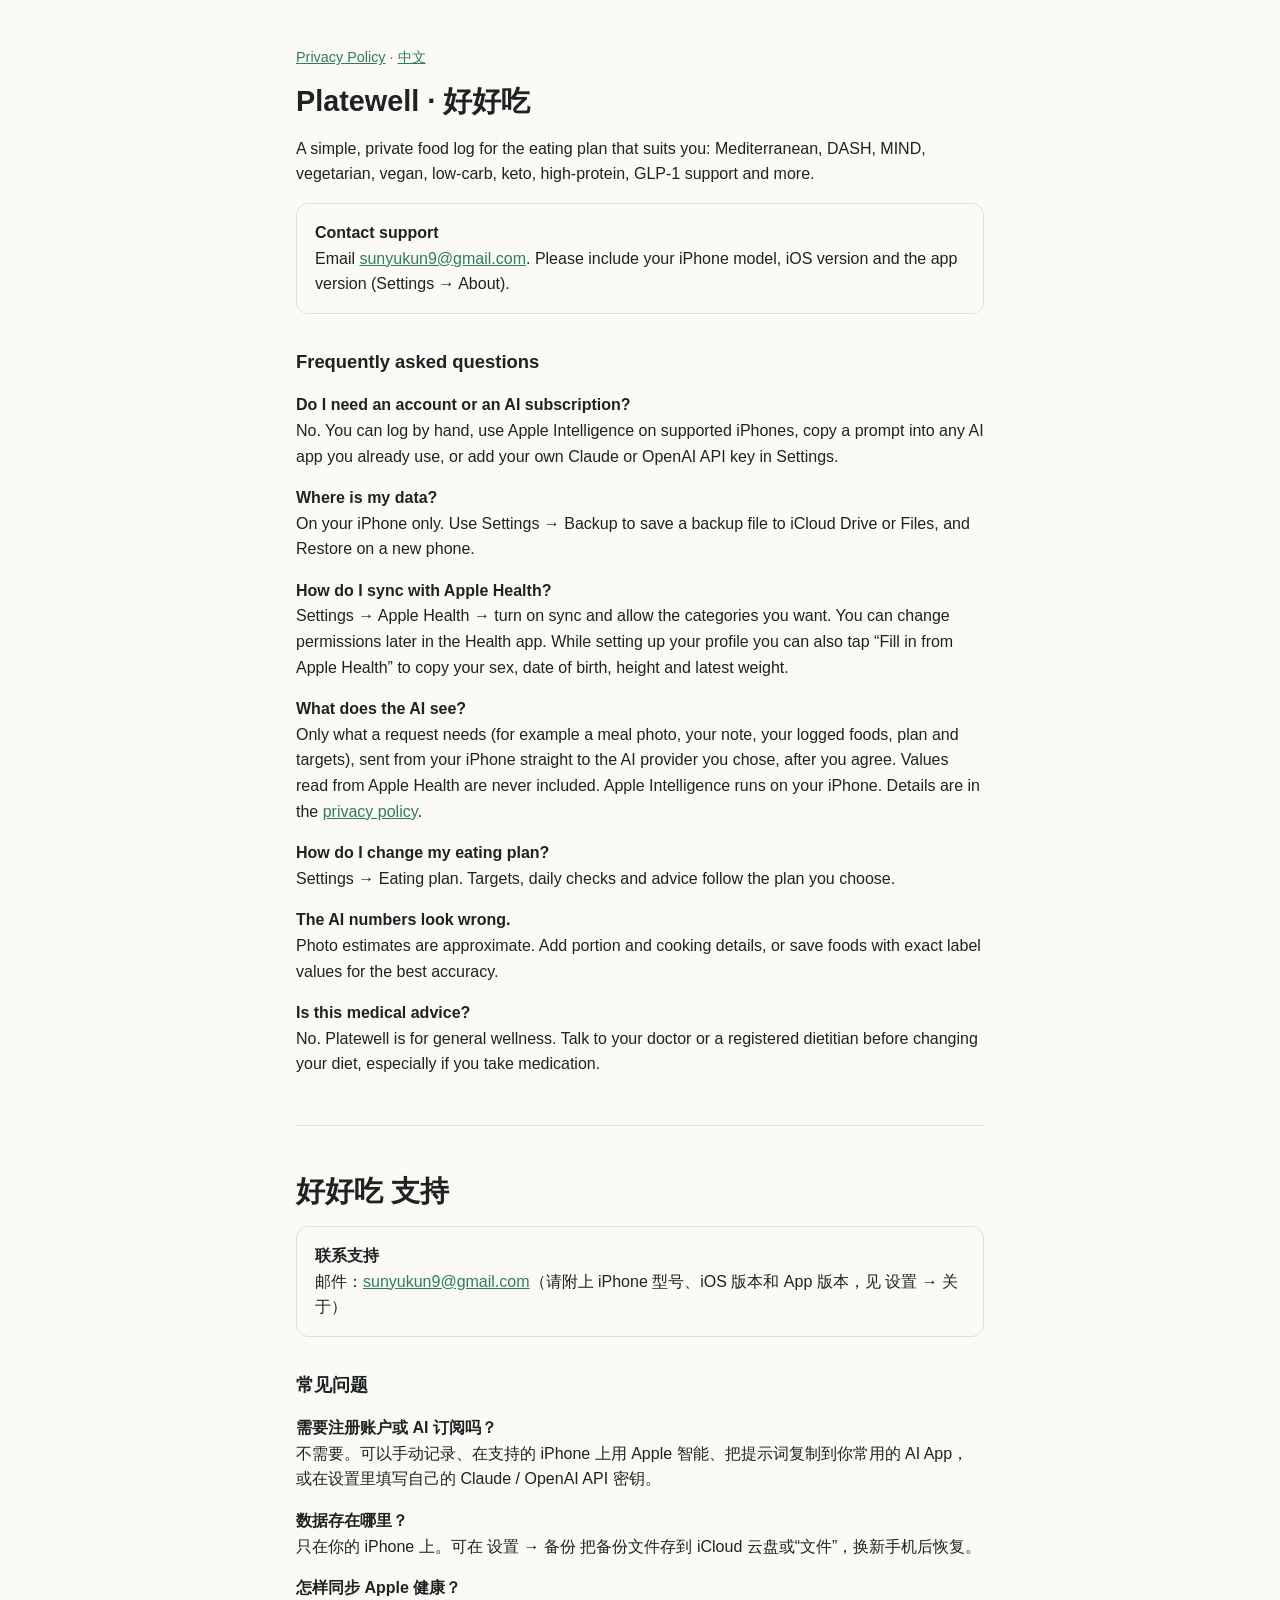
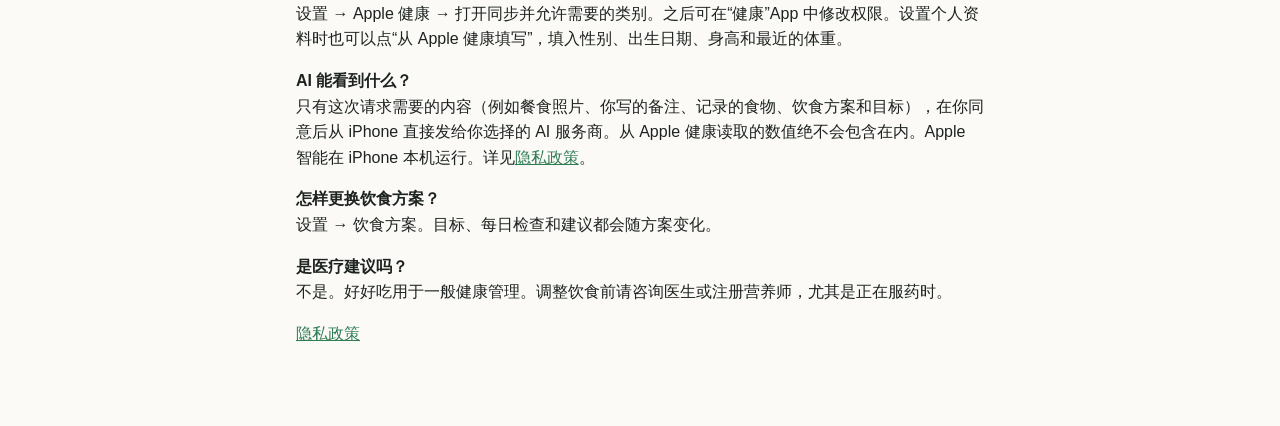
<file: index.html>
<!doctype html>
<html lang="en">
<head>
<meta charset="utf-8">
<meta name="viewport" content="width=device-width, initial-scale=1">
<title>Platewell Support</title>
<link rel="stylesheet" href="style.css">
</head>
<body>
<main>
<p class="nav"><a href="privacy.html">Privacy Policy</a> · <a href="#zh">中文</a></p>
<h1>Platewell · 好好吃</h1>
<p>A simple, private food log for the eating plan that suits you: Mediterranean, DASH, MIND, vegetarian, vegan, low-carb, keto, high-protein, GLP-1 support and more.</p>

<div class="card">
<strong>Contact support</strong><br>
Email <a href="mailto:sunyukun9@gmail.com?subject=Platewell%20support">sunyukun9@gmail.com</a>. Please include your iPhone model, iOS version and the app version (Settings → About).
</div>

<h2>Frequently asked questions</h2>
<p><strong>Do I need an account or an AI subscription?</strong><br>No. You can log by hand, use Apple Intelligence on supported iPhones, copy a prompt into any AI app you already use, or add your own Claude or OpenAI API key in Settings.</p>
<p><strong>Where is my data?</strong><br>On your iPhone only. Use Settings → Backup to save a backup file to iCloud Drive or Files, and Restore on a new phone.</p>
<p><strong>How do I sync with Apple Health?</strong><br>Settings → Apple Health → turn on sync and allow the categories you want. You can change permissions later in the Health app. While setting up your profile you can also tap “Fill in from Apple Health” to copy your sex, date of birth, height and latest weight.</p>
<p><strong>What does the AI see?</strong><br>Only what a request needs (for example a meal photo, your note, your logged foods, plan and targets), sent from your iPhone straight to the AI provider you chose, after you agree. Values read from Apple Health are never included. Apple Intelligence runs on your iPhone. Details are in the <a href="privacy.html">privacy policy</a>.</p>
<p><strong>How do I change my eating plan?</strong><br>Settings → Eating plan. Targets, daily checks and advice follow the plan you choose.</p>
<p><strong>The AI numbers look wrong.</strong><br>Photo estimates are approximate. Add portion and cooking details, or save foods with exact label values for the best accuracy.</p>
<p><strong>Is this medical advice?</strong><br>No. Platewell is for general wellness. Talk to your doctor or a registered dietitian before changing your diet, especially if you take medication.</p>

<hr>
<section id="zh" lang="zh-Hans">
<h1>好好吃 支持</h1>
<div class="card"><strong>联系支持</strong><br>邮件：<a href="mailto:sunyukun9@gmail.com?subject=%E5%A5%BD%E5%A5%BD%E5%90%83%20%E6%94%AF%E6%8C%81">sunyukun9@gmail.com</a>（请附上 iPhone 型号、iOS 版本和 App 版本，见 设置 → 关于）</div>
<h2>常见问题</h2>
<p><strong>需要注册账户或 AI 订阅吗？</strong><br>不需要。可以手动记录、在支持的 iPhone 上用 Apple 智能、把提示词复制到你常用的 AI App，或在设置里填写自己的 Claude / OpenAI API 密钥。</p>
<p><strong>数据存在哪里？</strong><br>只在你的 iPhone 上。可在 设置 → 备份 把备份文件存到 iCloud 云盘或“文件”，换新手机后恢复。</p>
<p><strong>怎样同步 Apple 健康？</strong><br>设置 → Apple 健康 → 打开同步并允许需要的类别。之后可在“健康”App 中修改权限。设置个人资料时也可以点“从 Apple 健康填写”，填入性别、出生日期、身高和最近的体重。</p>
<p><strong>AI 能看到什么？</strong><br>只有这次请求需要的内容（例如餐食照片、你写的备注、记录的食物、饮食方案和目标），在你同意后从 iPhone 直接发给你选择的 AI 服务商。从 Apple 健康读取的数值绝不会包含在内。Apple 智能在 iPhone 本机运行。详见<a href="privacy.html#zh">隐私政策</a>。</p>
<p><strong>怎样更换饮食方案？</strong><br>设置 → 饮食方案。目标、每日检查和建议都会随方案变化。</p>
<p><strong>是医疗建议吗？</strong><br>不是。好好吃用于一般健康管理。调整饮食前请咨询医生或注册营养师，尤其是正在服药时。</p>
<p><a href="privacy.html#zh">隐私政策</a></p>
</section>
</main>
</body>
</html>
</file>
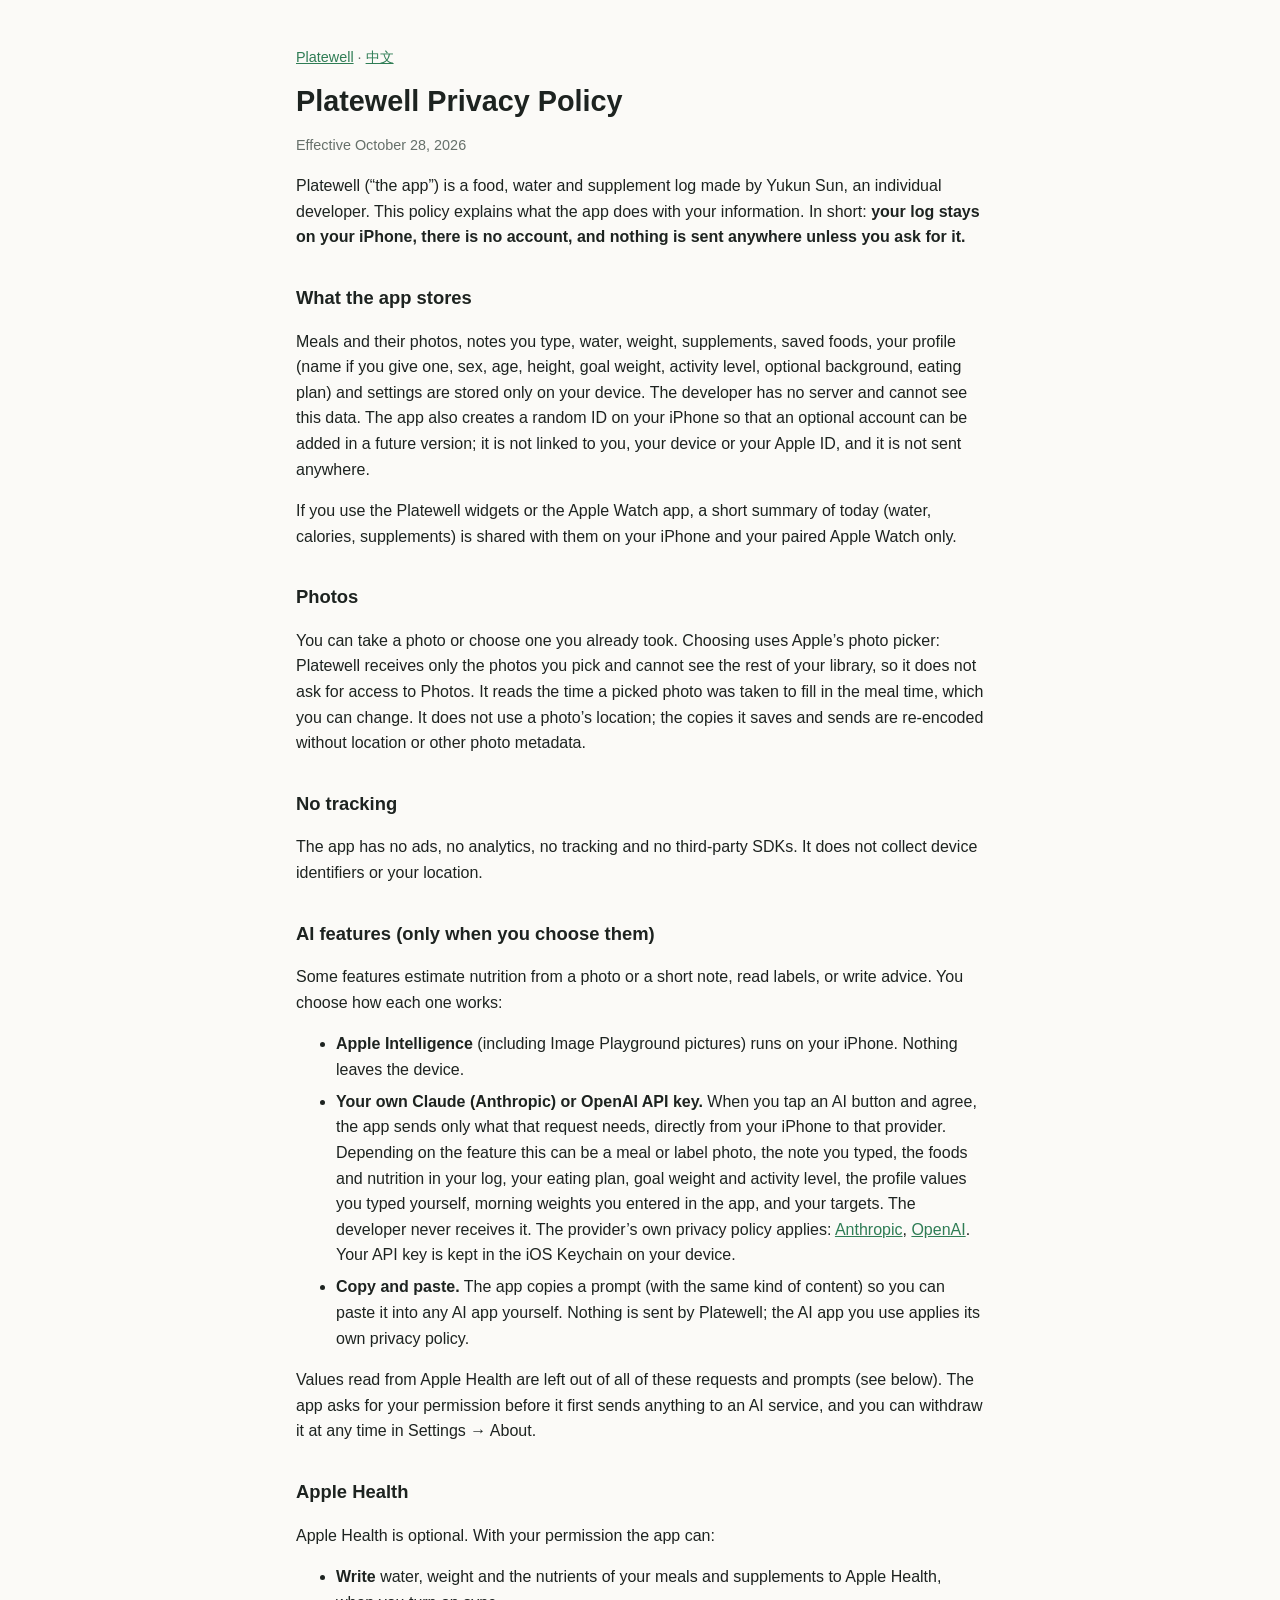
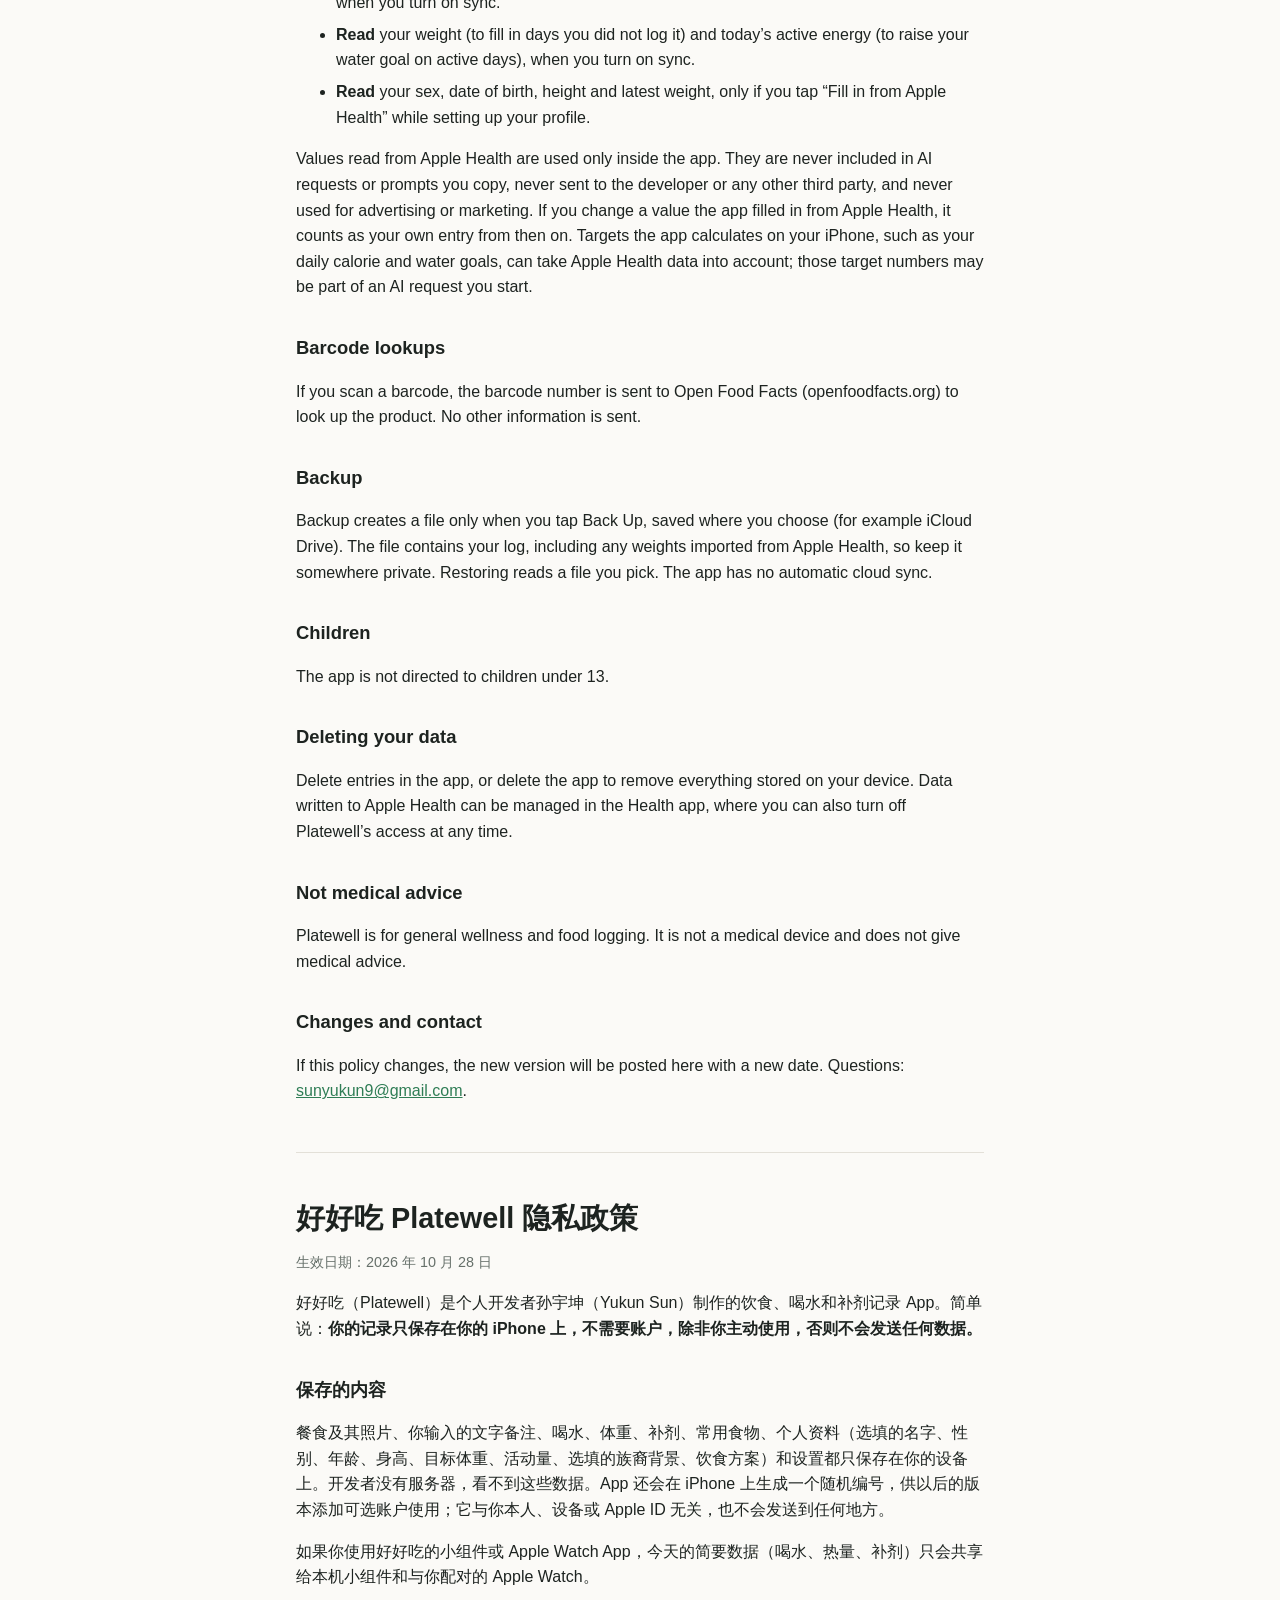
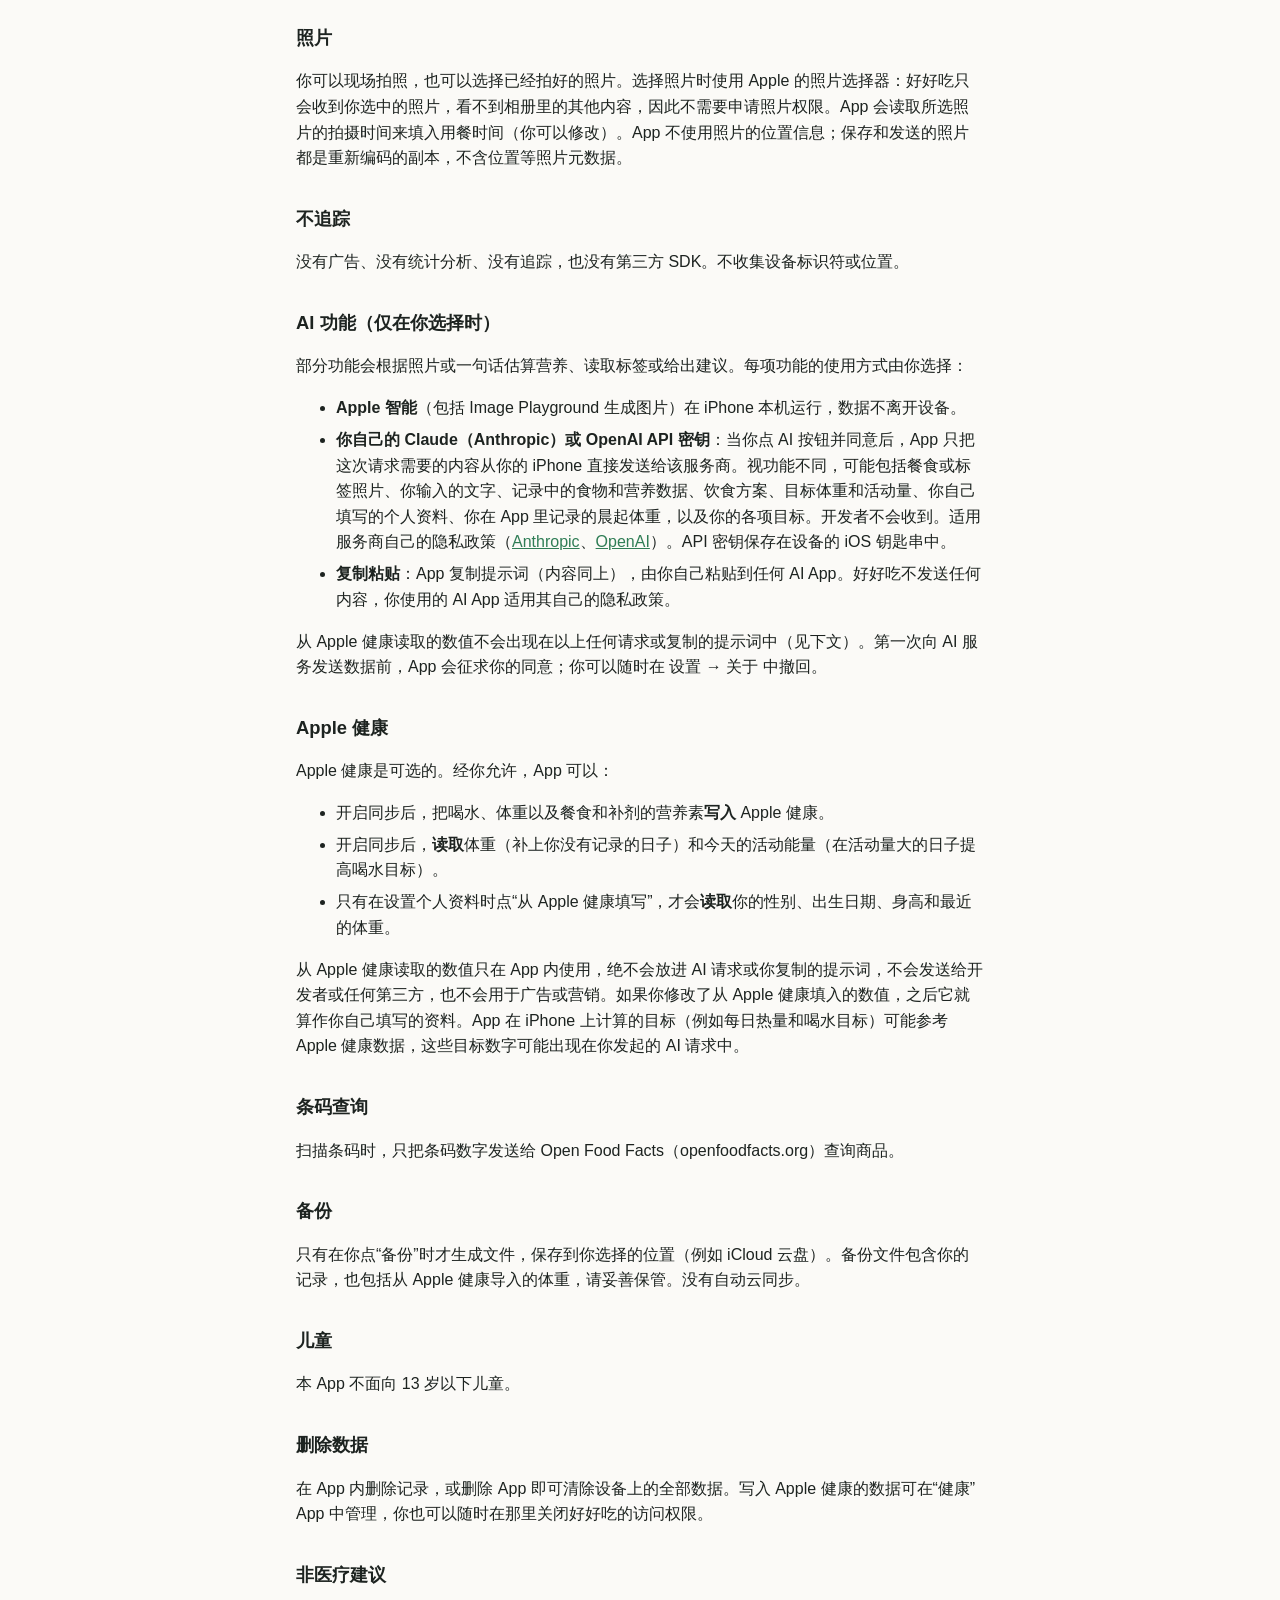
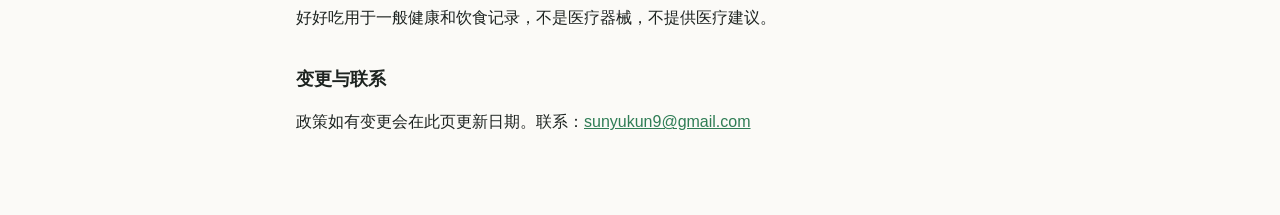
<file: privacy.html>
<!doctype html>
<html lang="en">
<head>
<meta charset="utf-8">
<meta name="viewport" content="width=device-width, initial-scale=1">
<title>Platewell Privacy Policy</title>
<link rel="stylesheet" href="style.css">
</head>
<body>
<main>
<p class="nav"><a href="./">Platewell</a> · <a href="#zh">中文</a></p>
<h1>Platewell Privacy Policy</h1>
<p class="muted">Effective October 28, 2026</p>

<p>Platewell (“the app”) is a food, water and supplement log made by Yukun Sun, an individual developer. This policy explains what the app does with your information. In short: <strong>your log stays on your iPhone, there is no account, and nothing is sent anywhere unless you ask for it.</strong></p>

<h2>What the app stores</h2>
<p>Meals and their photos, notes you type, water, weight, supplements, saved foods, your profile (name if you give one, sex, age, height, goal weight, activity level, optional background, eating plan) and settings are stored only on your device. The developer has no server and cannot see this data. The app also creates a random ID on your iPhone so that an optional account can be added in a future version; it is not linked to you, your device or your Apple ID, and it is not sent anywhere.</p>
<p>If you use the Platewell widgets or the Apple Watch app, a short summary of today (water, calories, supplements) is shared with them on your iPhone and your paired Apple Watch only.</p>

<h2>Photos</h2>
<p>You can take a photo or choose one you already took. Choosing uses Apple’s photo picker: Platewell receives only the photos you pick and cannot see the rest of your library, so it does not ask for access to Photos. It reads the time a picked photo was taken to fill in the meal time, which you can change. It does not use a photo’s location; the copies it saves and sends are re-encoded without location or other photo metadata.</p>

<h2>No tracking</h2>
<p>The app has no ads, no analytics, no tracking and no third-party SDKs. It does not collect device identifiers or your location.</p>

<h2>AI features (only when you choose them)</h2>
<p>Some features estimate nutrition from a photo or a short note, read labels, or write advice. You choose how each one works:</p>
<ul>
<li><strong>Apple Intelligence</strong> (including Image Playground pictures) runs on your iPhone. Nothing leaves the device.</li>
<li><strong>Your own Claude (Anthropic) or OpenAI API key.</strong> When you tap an AI button and agree, the app sends only what that request needs, directly from your iPhone to that provider. Depending on the feature this can be a meal or label photo, the note you typed, the foods and nutrition in your log, your eating plan, goal weight and activity level, the profile values you typed yourself, morning weights you entered in the app, and your targets. The developer never receives it. The provider’s own privacy policy applies: <a href="https://www.anthropic.com/legal/privacy">Anthropic</a>, <a href="https://openai.com/policies/privacy-policy">OpenAI</a>. Your API key is kept in the iOS Keychain on your device.</li>
<li><strong>Copy and paste.</strong> The app copies a prompt (with the same kind of content) so you can paste it into any AI app yourself. Nothing is sent by Platewell; the AI app you use applies its own privacy policy.</li>
</ul>
<p>Values read from Apple Health are left out of all of these requests and prompts (see below). The app asks for your permission before it first sends anything to an AI service, and you can withdraw it at any time in Settings → About.</p>

<h2>Apple Health</h2>
<p>Apple Health is optional. With your permission the app can:</p>
<ul>
<li><strong>Write</strong> water, weight and the nutrients of your meals and supplements to Apple Health, when you turn on sync.</li>
<li><strong>Read</strong> your weight (to fill in days you did not log it) and today’s active energy (to raise your water goal on active days), when you turn on sync.</li>
<li><strong>Read</strong> your sex, date of birth, height and latest weight, only if you tap “Fill in from Apple Health” while setting up your profile.</li>
</ul>
<p>Values read from Apple Health are used only inside the app. They are never included in AI requests or prompts you copy, never sent to the developer or any other third party, and never used for advertising or marketing. If you change a value the app filled in from Apple Health, it counts as your own entry from then on. Targets the app calculates on your iPhone, such as your daily calorie and water goals, can take Apple Health data into account; those target numbers may be part of an AI request you start.</p>

<h2>Barcode lookups</h2>
<p>If you scan a barcode, the barcode number is sent to Open Food Facts (openfoodfacts.org) to look up the product. No other information is sent.</p>

<h2>Backup</h2>
<p>Backup creates a file only when you tap Back Up, saved where you choose (for example iCloud Drive). The file contains your log, including any weights imported from Apple Health, so keep it somewhere private. Restoring reads a file you pick. The app has no automatic cloud sync.</p>

<h2>Children</h2>
<p>The app is not directed to children under 13.</p>

<h2>Deleting your data</h2>
<p>Delete entries in the app, or delete the app to remove everything stored on your device. Data written to Apple Health can be managed in the Health app, where you can also turn off Platewell’s access at any time.</p>

<h2>Not medical advice</h2>
<p>Platewell is for general wellness and food logging. It is not a medical device and does not give medical advice.</p>

<h2>Changes and contact</h2>
<p>If this policy changes, the new version will be posted here with a new date. Questions: <a href="mailto:sunyukun9@gmail.com">sunyukun9@gmail.com</a>.</p>

<hr>

<section id="zh" lang="zh-Hans">
<h1>好好吃 Platewell 隐私政策</h1>
<p class="muted">生效日期：2026 年 10 月 28 日</p>
<p>好好吃（Platewell）是个人开发者孙宇坤（Yukun Sun）制作的饮食、喝水和补剂记录 App。简单说：<strong>你的记录只保存在你的 iPhone 上，不需要账户，除非你主动使用，否则不会发送任何数据。</strong></p>
<h2>保存的内容</h2>
<p>餐食及其照片、你输入的文字备注、喝水、体重、补剂、常用食物、个人资料（选填的名字、性别、年龄、身高、目标体重、活动量、选填的族裔背景、饮食方案）和设置都只保存在你的设备上。开发者没有服务器，看不到这些数据。App 还会在 iPhone 上生成一个随机编号，供以后的版本添加可选账户使用；它与你本人、设备或 Apple ID 无关，也不会发送到任何地方。</p>
<p>如果你使用好好吃的小组件或 Apple Watch App，今天的简要数据（喝水、热量、补剂）只会共享给本机小组件和与你配对的 Apple Watch。</p>
<h2>照片</h2>
<p>你可以现场拍照，也可以选择已经拍好的照片。选择照片时使用 Apple 的照片选择器：好好吃只会收到你选中的照片，看不到相册里的其他内容，因此不需要申请照片权限。App 会读取所选照片的拍摄时间来填入用餐时间（你可以修改）。App 不使用照片的位置信息；保存和发送的照片都是重新编码的副本，不含位置等照片元数据。</p>
<h2>不追踪</h2>
<p>没有广告、没有统计分析、没有追踪，也没有第三方 SDK。不收集设备标识符或位置。</p>
<h2>AI 功能（仅在你选择时）</h2>
<p>部分功能会根据照片或一句话估算营养、读取标签或给出建议。每项功能的使用方式由你选择：</p>
<ul>
<li><strong>Apple 智能</strong>（包括 Image Playground 生成图片）在 iPhone 本机运行，数据不离开设备。</li>
<li><strong>你自己的 Claude（Anthropic）或 OpenAI API 密钥</strong>：当你点 AI 按钮并同意后，App 只把这次请求需要的内容从你的 iPhone 直接发送给该服务商。视功能不同，可能包括餐食或标签照片、你输入的文字、记录中的食物和营养数据、饮食方案、目标体重和活动量、你自己填写的个人资料、你在 App 里记录的晨起体重，以及你的各项目标。开发者不会收到。适用服务商自己的隐私政策（<a href="https://www.anthropic.com/legal/privacy">Anthropic</a>、<a href="https://openai.com/policies/privacy-policy">OpenAI</a>）。API 密钥保存在设备的 iOS 钥匙串中。</li>
<li><strong>复制粘贴</strong>：App 复制提示词（内容同上），由你自己粘贴到任何 AI App。好好吃不发送任何内容，你使用的 AI App 适用其自己的隐私政策。</li>
</ul>
<p>从 Apple 健康读取的数值不会出现在以上任何请求或复制的提示词中（见下文）。第一次向 AI 服务发送数据前，App 会征求你的同意；你可以随时在 设置 → 关于 中撤回。</p>
<h2>Apple 健康</h2>
<p>Apple 健康是可选的。经你允许，App 可以：</p>
<ul>
<li>开启同步后，把喝水、体重以及餐食和补剂的营养素<strong>写入</strong> Apple 健康。</li>
<li>开启同步后，<strong>读取</strong>体重（补上你没有记录的日子）和今天的活动能量（在活动量大的日子提高喝水目标）。</li>
<li>只有在设置个人资料时点“从 Apple 健康填写”，才会<strong>读取</strong>你的性别、出生日期、身高和最近的体重。</li>
</ul>
<p>从 Apple 健康读取的数值只在 App 内使用，绝不会放进 AI 请求或你复制的提示词，不会发送给开发者或任何第三方，也不会用于广告或营销。如果你修改了从 Apple 健康填入的数值，之后它就算作你自己填写的资料。App 在 iPhone 上计算的目标（例如每日热量和喝水目标）可能参考 Apple 健康数据，这些目标数字可能出现在你发起的 AI 请求中。</p>
<h2>条码查询</h2>
<p>扫描条码时，只把条码数字发送给 Open Food Facts（openfoodfacts.org）查询商品。</p>
<h2>备份</h2>
<p>只有在你点“备份”时才生成文件，保存到你选择的位置（例如 iCloud 云盘）。备份文件包含你的记录，也包括从 Apple 健康导入的体重，请妥善保管。没有自动云同步。</p>
<h2>儿童</h2>
<p>本 App 不面向 13 岁以下儿童。</p>
<h2>删除数据</h2>
<p>在 App 内删除记录，或删除 App 即可清除设备上的全部数据。写入 Apple 健康的数据可在“健康”App 中管理，你也可以随时在那里关闭好好吃的访问权限。</p>
<h2>非医疗建议</h2>
<p>好好吃用于一般健康和饮食记录，不是医疗器械，不提供医疗建议。</p>
<h2>变更与联系</h2>
<p>政策如有变更会在此页更新日期。联系：<a href="mailto:sunyukun9@gmail.com">sunyukun9@gmail.com</a></p>
</section>
</main>
</body>
</html>
</file>
<file: style.css>
:root{--bg:#fbfaf7;--fg:#1d2320;--muted:#66706a;--accent:#2f7d55;--line:#e3e0d8}
@media (prefers-color-scheme:dark){:root{--bg:#141815;--fg:#e8ece9;--muted:#9aa49e;--accent:#6cc394;--line:#2b322d}}
*{box-sizing:border-box}
body{margin:0;background:var(--bg);color:var(--fg);font:16px/1.6 -apple-system,BlinkMacSystemFont,"Segoe UI","PingFang SC","Hiragino Sans",sans-serif}
main{max-width:720px;margin:0 auto;padding:32px 16px 64px}
h1{font-size:1.8rem;line-height:1.25;margin:.4em 0}
h2{font-size:1.15rem;margin:1.8em 0 .4em}
a{color:var(--accent)}
.muted,.nav{color:var(--muted);font-size:.9rem}
hr{border:0;border-top:1px solid var(--line);margin:48px 0}
li{margin:.4em 0}
.card{border:1px solid var(--line);border-radius:12px;padding:16px 18px;margin:16px 0}
</file>
